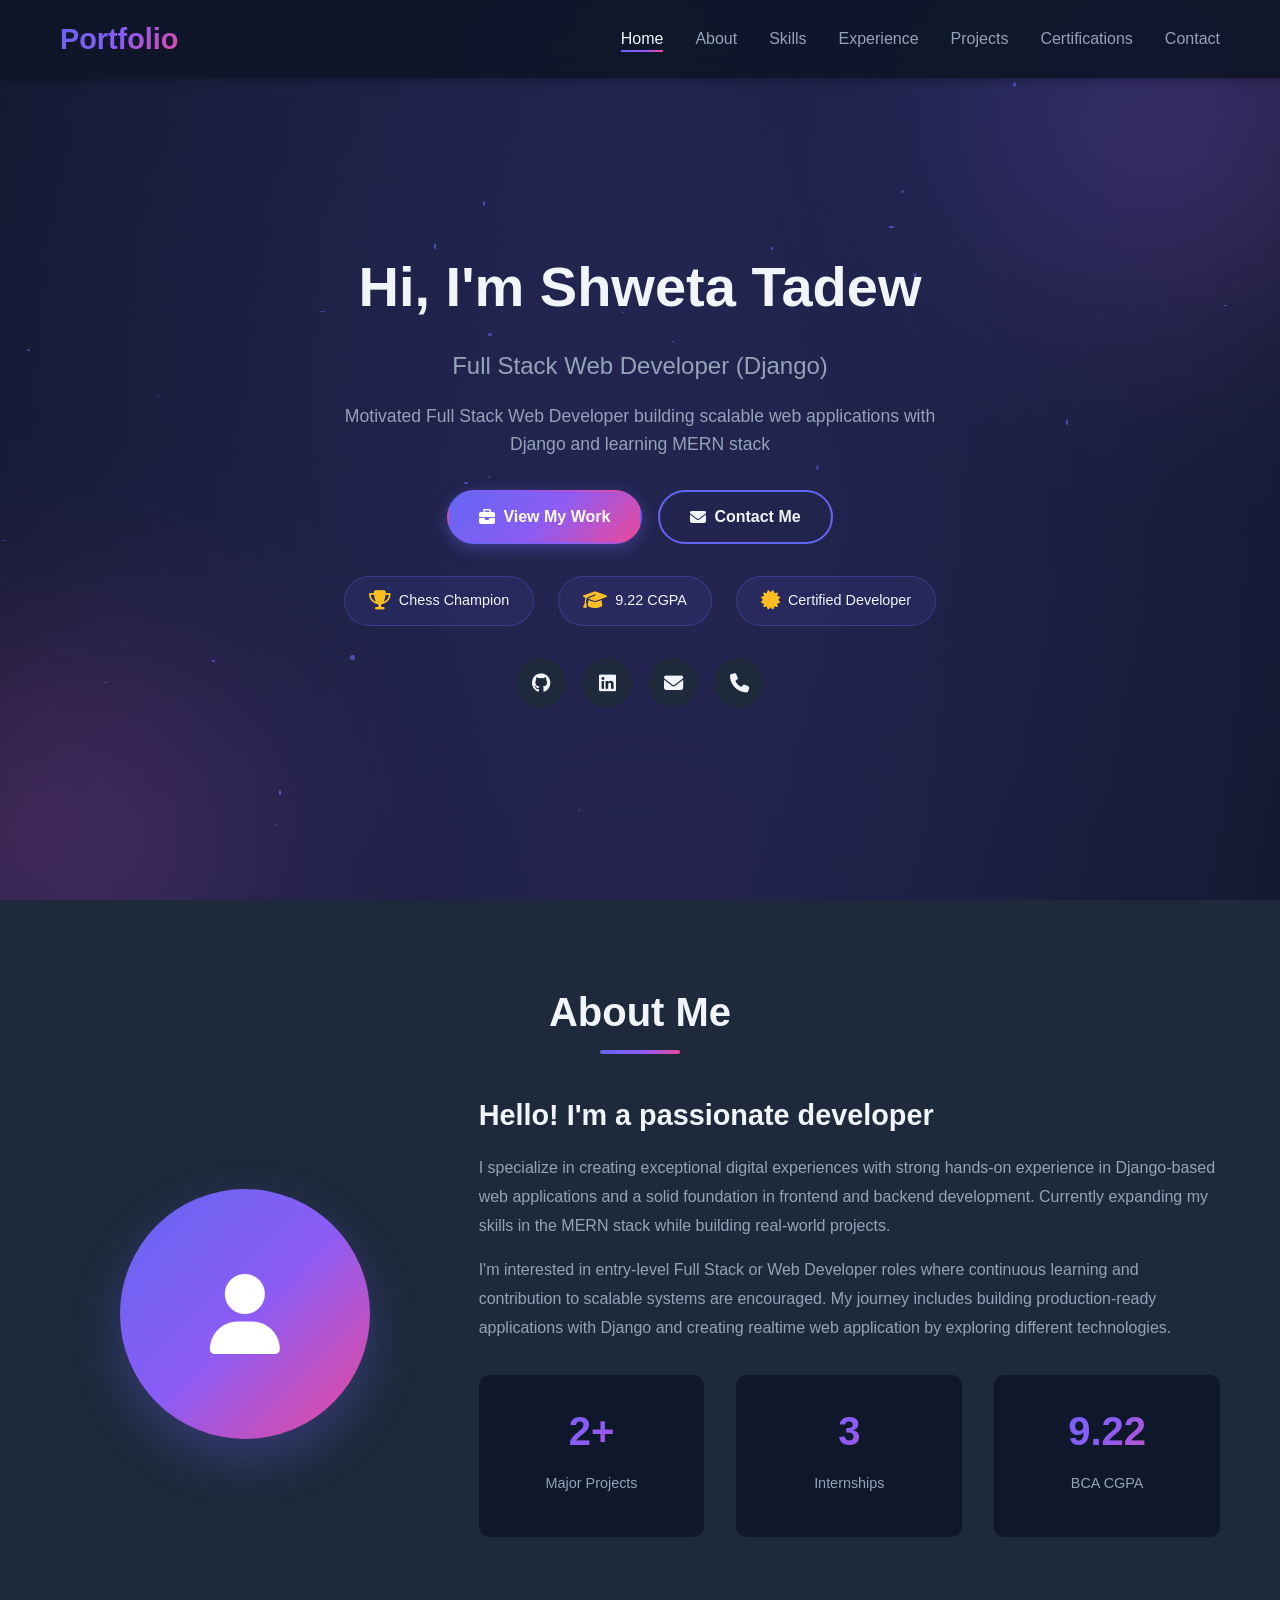
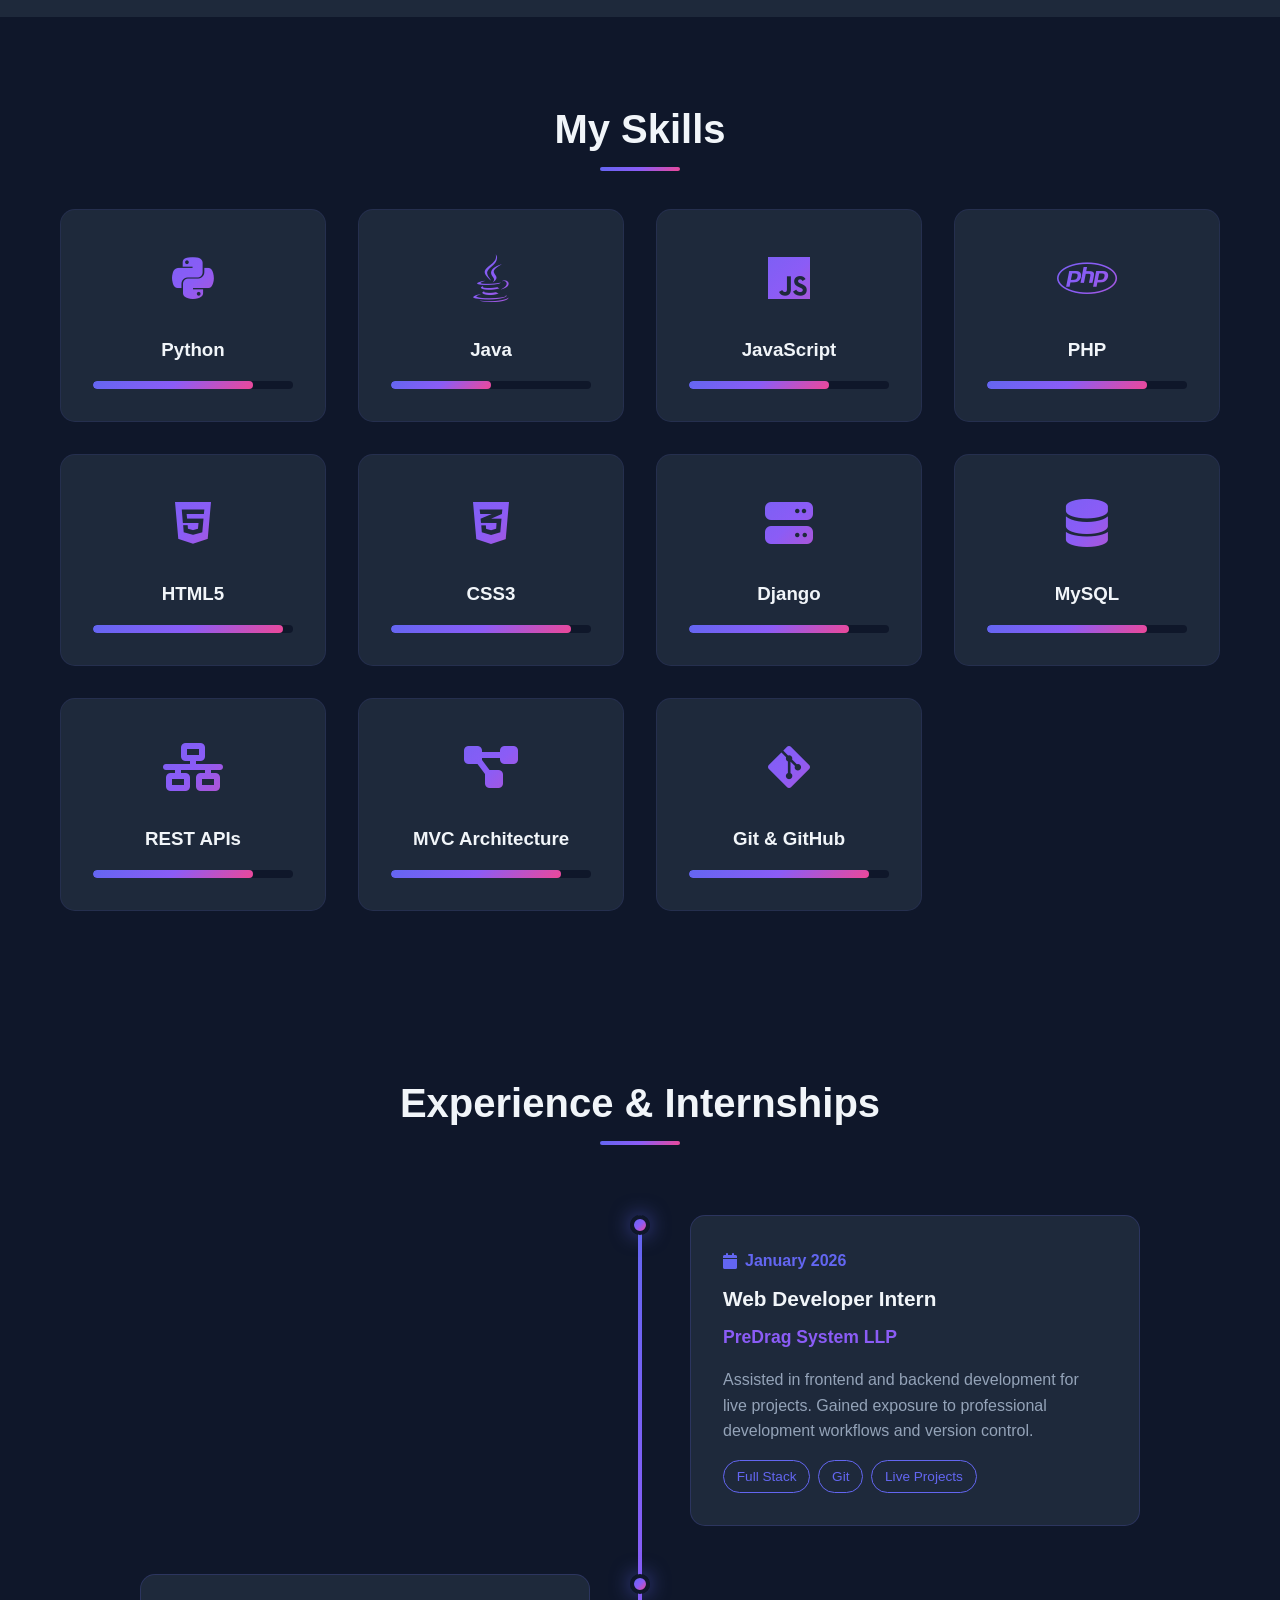
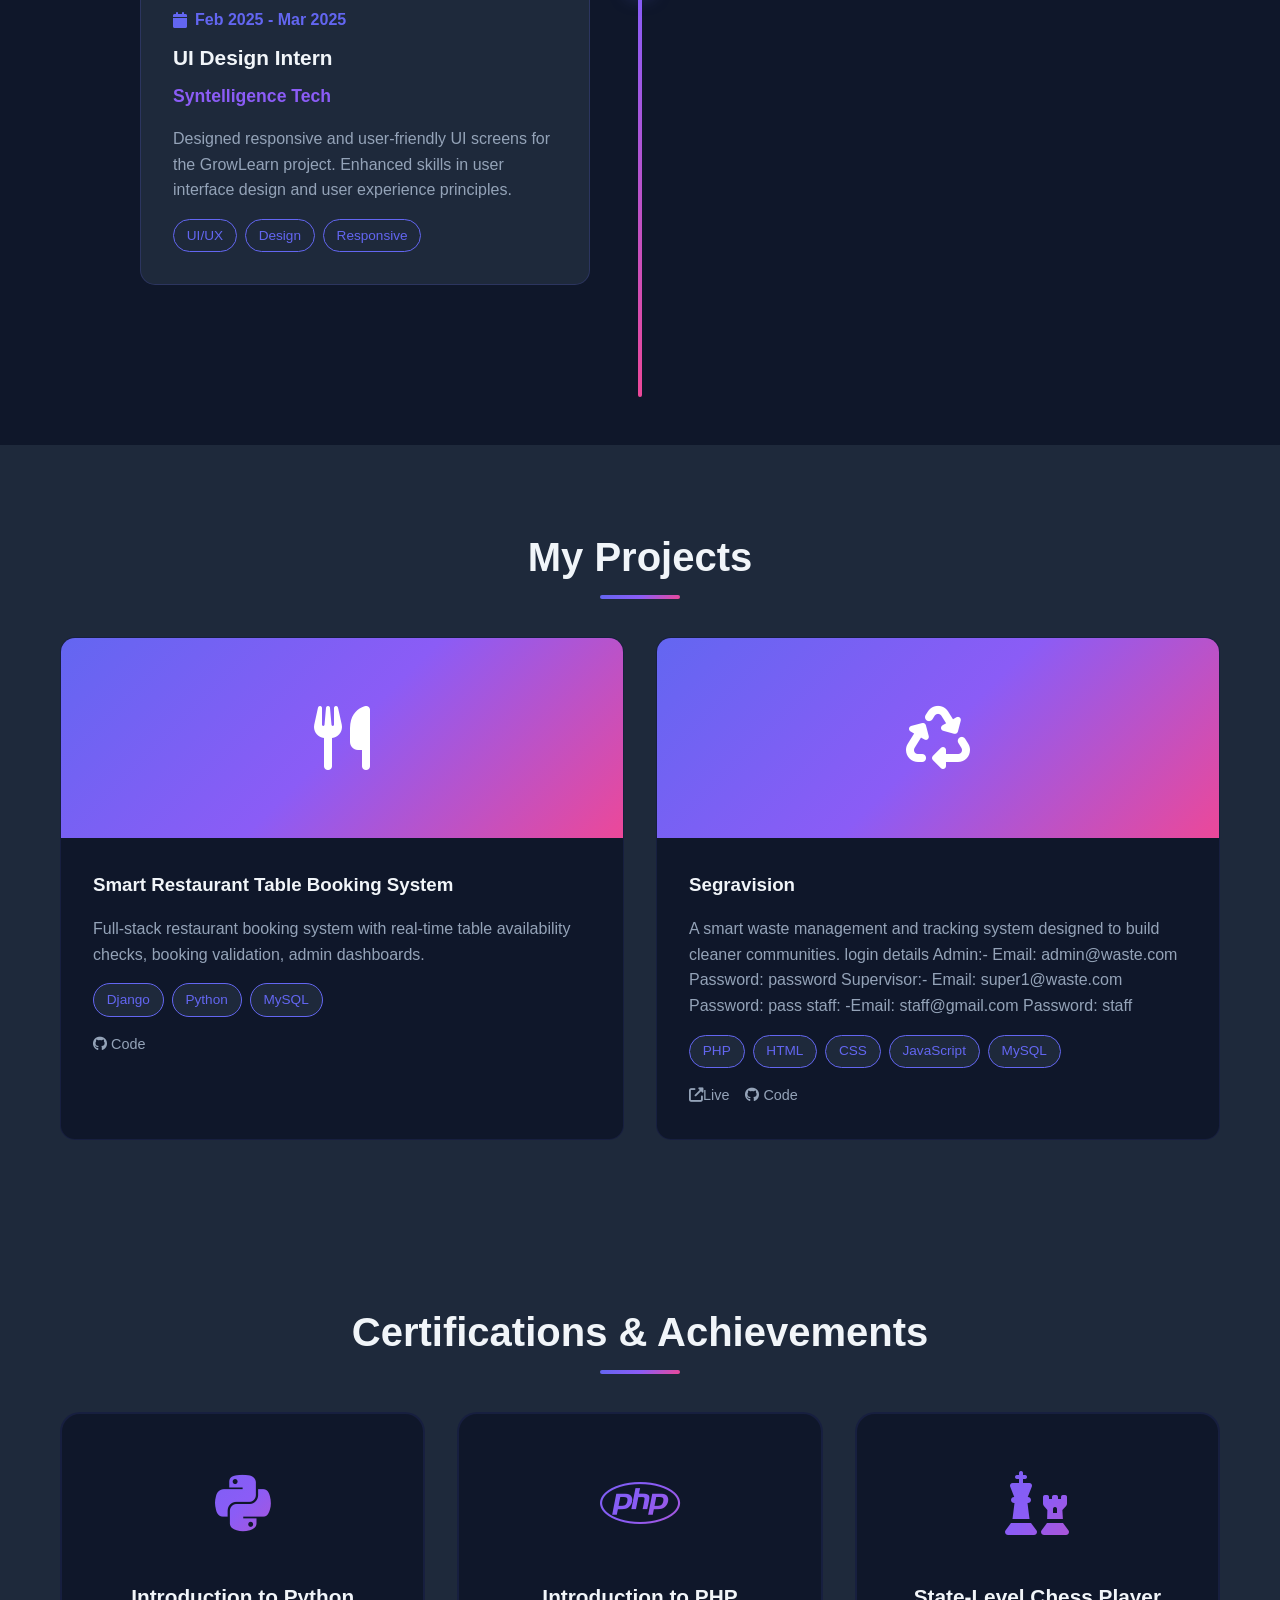
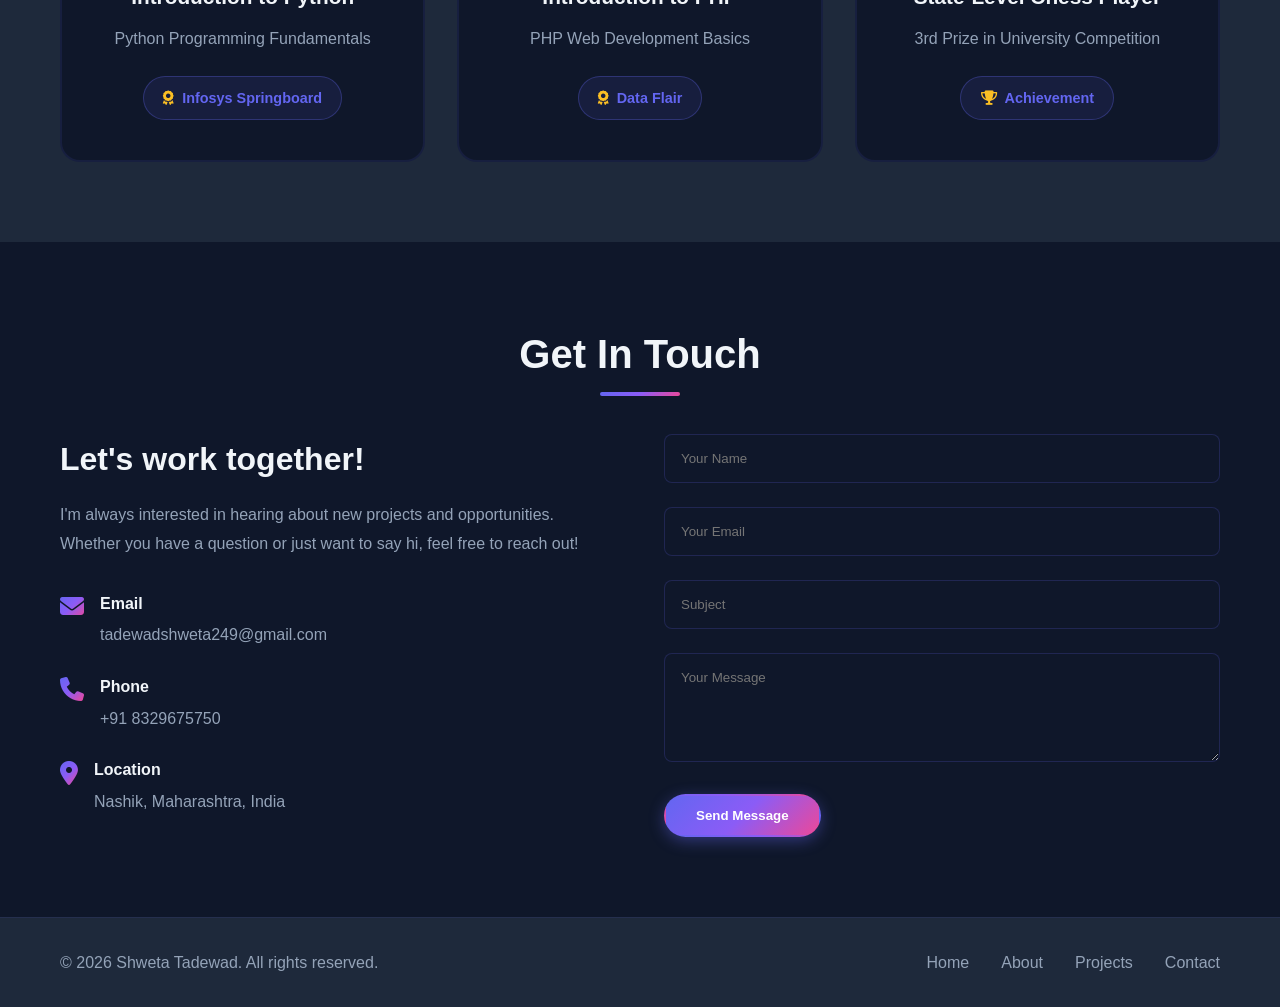
<file: index.html>
<!DOCTYPE html>
<html lang="en">
<head>
    <meta charset="UTF-8">
    <meta name="viewport" content="width=device-width, initial-scale=1.0">
    <meta name="description" content="Professional Portfolio Website">
    <title>My Portfolio</title>
    <link rel="stylesheet" href="styles.css">
    <link rel="stylesheet" href="https://cdnjs.cloudflare.com/ajax/libs/font-awesome/6.4.0/css/all.min.css">
</head>
<body>
    <!-- Navigation -->
    <nav class="navbar">
        <div class="container">
            <div class="nav-brand">
                <h2>Portfolio</h2>
            </div>
            <ul class="nav-menu">
                <li><a href="#home" class="nav-link">Home</a></li>
                <li><a href="#about" class="nav-link">About</a></li>
                <li><a href="#skills" class="nav-link">Skills</a></li>
                <li><a href="#experience" class="nav-link">Experience</a></li>
                <li><a href="#projects" class="nav-link">Projects</a></li>
                <li><a href="#certifications" class="nav-link">Certifications</a></li>
                <li><a href="#contact" class="nav-link">Contact</a></li>
            </ul>
            <div class="hamburger">
                <span class="bar"></span>
                <span class="bar"></span>
                <span class="bar"></span>
            </div>
        </div>
    </nav>

    <!-- Hero Section -->
    <section id="home" class="hero">
        <div class="particles" id="particles"></div>
        <div class="container">
            <div class="hero-content">
                <h1 class="hero-title">Hi, I'm <span class="highlight">Shweta Tadewad</span></h1>
                <p class="hero-subtitle">Full Stack Web Developer (Django)</p>
                <p class="hero-description">Motivated Full Stack Web Developer building scalable web applications with Django and learning MERN stack</p>
                <div class="hero-buttons">
                    <a href="#projects" class="btn btn-primary"><i class="fas fa-briefcase"></i> View My Work</a>
                    <a href="#contact" class="btn btn-secondary"><i class="fas fa-envelope"></i> Contact Me</a>
                </div>
                <div class="achievement-badges">
                    <div class="badge">
                        <i class="fas fa-trophy"></i>
                        <span>Chess Champion</span>
                    </div>
                    <div class="badge">
                        <i class="fas fa-graduation-cap"></i>
                        <span>9.22 CGPA</span>
                    </div>
                    <div class="badge">
                        <i class="fas fa-certificate"></i>
                        <span>Certified Developer</span>
                    </div>
                </div>
                <div class="social-links">
                    <a href="https://github.com/shweta5924" target="_blank"><i class="fab fa-github"></i></a>
                    <a href="https://linkedin.com/in/shweta-tadewad-6b4707291" target="_blank"><i class="fab fa-linkedin"></i></a>
                    <a href="mailto:tadewadshweta249@gmail.com" target="_blank"><i class="fas fa-envelope"></i></a>
                    <a href="tel:+918329675750" target="_blank"><i class="fas fa-phone"></i></a>
                </div>
            </div>
        </div>
    </section>

    <!-- About Section -->
    <section id="about" class="about">
        <div class="container">
            <h2 class="section-title">About Me</h2>
            <div class="about-content">
                <div class="about-image">
                    <div class="image-placeholder">
                        <i class="fas fa-user"></i>
                    </div>
                </div>
                <div class="about-text">
                    <h3>Hello! I'm a passionate developer</h3>
                    <p>I specialize in creating exceptional digital experiences with strong hands-on experience in Django-based web applications and a solid foundation in frontend and backend development. Currently expanding my skills in the MERN stack while building real-world projects.</p>
                    <p>I'm interested in entry-level Full Stack or Web Developer roles where continuous learning and contribution to scalable systems are encouraged. My journey includes building production-ready applications with Django and creating realtime web application by exploring different technologies.</p>
                    <div class="about-stats">
                        <div class="stat">
                            <h4>2+</h4>
                            <p>Major Projects</p>
                        </div>
                        <div class="stat">
                            <h4>3</h4>
                            <p>Internships</p>
                        </div>
                        <div class="stat">
                            <h4>9.22</h4>
                            <p>BCA CGPA</p>
                        </div>
                    </div>
                </div>
            </div>
        </div>
    </section>

    <!-- Skills Section -->
    <section id="skills" class="skills">
        <div class="container">
            <h2 class="section-title">My Skills</h2>
            <div class="skills-grid">
                <!-- Languages -->
                <div class="skill-card">
                    <div class="skill-icon">
                        <i class="fab fa-python"></i>
                    </div>
                    <h3>Python</h3>
                    <div class="skill-bar">
                        <div class="skill-progress" data-progress="80"></div>
                    </div>
                </div>
                <div class="skill-card">
                    <div class="skill-icon">
                        <i class="fab fa-java"></i>
                    </div>
                    <h3>Java</h3>
                    <div class="skill-bar">
                        <div class="skill-progress" data-progress="50"></div>
                    </div>
                </div>
                <div class="skill-card">
                    <div class="skill-icon">
                        <i class="fab fa-js"></i>
                    </div>
                    <h3>JavaScript</h3>
                    <div class="skill-bar">
                        <div class="skill-progress" data-progress="70"></div>
                    </div>
                </div>
                <div class="skill-card">
                    <div class="skill-icon">
                        <i class="fab fa-php"></i>
                    </div>
                    <h3>PHP</h3>
                    <div class="skill-bar">
                        <div class="skill-progress" data-progress="80"></div>
                    </div>
                </div>
                <!-- <div class="skill-card">
                    <div class="skill-icon">
                        <i class="fas fa-code"></i>
                    </div>
                    <h3>C/C++</h3>
                    <div class="skill-bar">
                        <div class="skill-progress" data-progress="70"></div>
                    </div>
                </div> -->
                
                <!-- Frontend -->
                <div class="skill-card">
                    <div class="skill-icon">
                        <i class="fab fa-html5"></i>
                    </div>
                    <h3>HTML5</h3>
                    <div class="skill-bar">
                        <div class="skill-progress" data-progress="95"></div>
                    </div>
                </div>
                <div class="skill-card">
                    <div class="skill-icon">
                        <i class="fab fa-css3-alt"></i>
                    </div>
                    <h3>CSS3</h3>
                    <div class="skill-bar">
                        <div class="skill-progress" data-progress="90"></div>
                    </div>
                </div>
                <!-- <div class="skill-card">
                    <div class="skill-icon">
                        <i class="fab fa-react"></i>
                    </div>
                    <h3>React.js</h3>
                    <div class="skill-bar">
                        <div class="skill-progress" data-progress="50"></div>
                    </div>
                </div> -->
                
                <!-- Backend -->
                <div class="skill-card">
                    <div class="skill-icon">
                        <i class="fas fa-server"></i>
                    </div>
                    <h3>Django</h3>
                    <div class="skill-bar">
                        <div class="skill-progress" data-progress="80"></div>
                    </div>
                </div>
                <!-- <div class="skill-card">
                    <div class="skill-icon">
                        <i class="fab fa-node"></i>
                    </div>
                    <h3>Node.js</h3>
                    <div class="skill-bar">
                        <div class="skill-progress" data-progress="50"></div>
                    </div>
                </div> -->
                <!-- <div class="skill-card">
                    <div class="skill-icon">
                        <i class="fas fa-route"></i>
                    </div>
                    <h3>Express.js</h3>
                    <div class="skill-bar">
                        <div class="skill-progress" data-progress="50"></div>
                    </div>
                </div> -->
                
                <!-- Databases -->
                <div class="skill-card">
                    <div class="skill-icon">
                        <i class="fas fa-database"></i>
                    </div>
                    <h3>MySQL</h3>
                    <div class="skill-bar">
                        <div class="skill-progress" data-progress="80"></div>
                    </div>
                </div>
                <!-- <div class="skill-card">
                    <div class="skill-icon">
                        <i class="fas fa-leaf"></i>
                    </div>
                    <h3>MongoDB</h3>
                    <div class="skill-bar">
                        <div class="skill-progress" data-progress="50"></div>
                    </div>
                </div> -->
                
                <!-- Concepts & Tools -->
                <div class="skill-card">
                    <div class="skill-icon">
                        <i class="fas fa-network-wired"></i>
                    </div>
                    <h3>REST APIs</h3>
                    <div class="skill-bar">
                        <div class="skill-progress" data-progress="80"></div>
                    </div>
                </div>
                <div class="skill-card">
                    <div class="skill-icon">
                        <i class="fas fa-project-diagram"></i>
                    </div>
                    <h3>MVC Architecture</h3>
                    <div class="skill-bar">
                        <div class="skill-progress" data-progress="85"></div>
                    </div>
                </div>
                <div class="skill-card">
                    <div class="skill-icon">
                        <i class="fab fa-git-alt"></i>
                    </div>
                    <h3>Git & GitHub</h3>
                    <div class="skill-bar">
                        <div class="skill-progress" data-progress="90"></div>
                    </div>
                    
                </div>
            </div>
        </div>
    </section>

    <!-- Experience Section -->
    <section id="experience" class="experience">
        <div class="container">
            <h2 class="section-title">Experience & Internships</h2>
            <div class="timeline">
                <div class="timeline-item" data-aos="fade-right">
                    <div class="timeline-dot"></div>
                    <div class="timeline-content">
                        <div class="timeline-date">
                            <i class="fas fa-calendar"></i> January 2026
                        </div>
                        <h3>Web Developer Intern</h3>
                        <h4>PreDrag System LLP</h4>
                        <p>Assisted in frontend and backend development for live projects. Gained exposure to professional development workflows and version control.</p>
                        <div class="timeline-tags">
                            <span class="tag">Full Stack</span>
                            <span class="tag">Git</span>
                            <span class="tag">Live Projects</span>
                        </div>
                    </div>
                </div>
                <!-- <div class="timeline-item" data-aos="fade-left">
                    <div class="timeline-dot"></div>
                    <div class="timeline-content">
                        <div class="timeline-date">
                            <i class="fas fa-calendar"></i> Jul 2025 - Sep 2025
                        </div>
                        <h3>Web Development Intern</h3>
                        <h4>Zidio Development</h4>
                        <p>Worked on MERN-based learning projects including an Excel analytics application. Improved understanding of full-stack architecture and debugging techniques.</p>
                        <div class="timeline-tags">
                            <span class="tag">MERN Stack</span>
                            <span class="tag">React.js</span>
                            <span class="tag">MongoDB</span>
                        </div>
                    </div>
                </div> -->
                <div class="timeline-item" data-aos="fade-right">
                    <div class="timeline-dot"></div>
                    <div class="timeline-content">
                        <div class="timeline-date">
                            <i class="fas fa-calendar"></i> Feb 2025 - Mar 2025
                        </div>
                        <h3>UI Design Intern</h3>
                        <h4>Syntelligence Tech</h4>
                        <p>Designed responsive and user-friendly UI screens for the GrowLearn project. Enhanced skills in user interface design and user experience principles.</p>
                        <div class="timeline-tags">
                            <span class="tag">UI/UX</span>
                            <span class="tag">Design</span>
                            <span class="tag">Responsive</span>
                        </div>
                    </div>
                </div>
            </div>
        </div>
    </section>

    <!-- Projects Section -->
    <section id="projects" class="projects">
        <div class="container">
            <h2 class="section-title">My Projects</h2>
            <div class="projects-grid">
                <div class="project-card">
                    <div class="project-image">
                        <i class="fas fa-utensils"></i>
                    </div>
                    <div class="project-content">
                        <h3>Smart Restaurant Table Booking System</h3>
                        <p>Full-stack restaurant booking system with real-time table availability checks, booking validation, admin dashboards.</p>
                        <div class="project-tags">
                            <span class="tag">Django</span>
                            <span class="tag">Python</span>
                            <span class="tag">MySQL</span>
                            <!-- <span class="tag">AI</span> -->
                        </div>
                        <div class="project-links">
                            <!-- <a href="#" class="project-link"><i class="fas fa-external-link-alt"></i> Live Demo</a> -->
                            <a href="https://github.com/Shweta5924/restaurant_booking" class="project-link"><i class="fab fa-github"></i> Code</a>
                        </div>
                    </div>
                </div>
                <!-- <div class="project-card">
                    <div class="project-image">
                        <i class="fas fa-file-alt"></i>
                    </div>
                    <div class="project-content">
                        <h3>AI Resume Gap Analyzer</h3>
                        <p>AI-driven web application to evaluate resumes against job roles, generating skill-gap analysis and personalized learning recommendations.</p>
                        <div class="project-tags">
                            <span class="tag">Python</span>
                            <span class="tag">AI/ML</span>
                            <span class="tag">Django</span>
                        </div>
                        <div class="project-links">
                            <a href="#" class="project-link"><i class="fas fa-external-link-alt"></i> Live Demo</a>
                            <a href="https://github.com/Shweta5924" class="project-link"><i class="fab fa-github"></i> Code</a>
                        </div>
                    </div>
                </div> -->
                <!-- <div class="project-card">
                    <div class="project-image">
                        <i class="fas fa-chart-bar"></i>
                    </div>
                    <div class="project-content">
                        <h3>Excel Analytics Web Application</h3>
                        <p>MERN-based application to upload Excel files and visualize data with Pie, Line, and Bar charts. Learning project strengthening React and API integration skills.</p>
                        <div class="project-tags">
                            <span class="tag">React.js</span>
                            <span class="tag">Node.js</span>
                            <span class="tag">MongoDB</span>
                            <span class="tag">Express</span>
                        </div>
                        <div class="project-links">
                            
                            <a href="https://github.com/Shweta5924/excel-analytical-platform" class="project-link"><i class="fab fa-github"></i> Code</a>
                        </div>
                    </div>
                </div> -->
                <div class="project-card">
                    <div class="project-image">
                        <i class="fas fa-recycle"></i>
                    </div>
                    <div class="project-content">
                        <h3>Segravision</h3>
                        <p>A smart waste management and tracking system designed to build cleaner communities.
                        login details Admin:- Email: admin@waste.com Password: password 
Supervisor:- Email: super1@waste.com Password: pass 
                        staff: -Email: staff@gmail.com Password: staff </p>
                        <div class="project-tags">
                            <span class="tag">PHP</span>
                            <span class="tag">HTML</span>
                            <span class="tag">CSS</span>
                            <span class="tag">JavaScript</span>
                            <span class="tag">MySQL</span>
                        </div>
                        <div class="project-links">
                            <a href="https://segravision.gt.tc" class="project-link" target="_blank"><i class="fas fa-external-link-alt"></i>Live</a>
                            <a href="https://github.com/Shweta5924/waste-management-system" class="project-link" target="_blank"><i class="fab fa-github"></i> Code</a>
                        </div>
                    </div>
                </div>
            </div>
        </div>
    </section>

    <!-- Certifications Section -->
    <section id="certifications" class="certifications">
        <div class="container">
            <h2 class="section-title">Certifications & Achievements</h2>
            <div class="cert-grid">
                <!-- <div class="cert-card" data-aos="zoom-in">
                    <div class="cert-icon">
                        <i class="fab fa-java"></i>
                    </div>
                    <h3>Java Mastery</h3>
                    <p>Beginner's Guide & Full-Stack AI Projects</p>
                    <div class="cert-provider">
                        <i class="fas fa-award"></i> Udemy
                    </div>
                </div> -->
                <div class="cert-card" data-aos="zoom-in" data-aos-delay="100">
                    <div class="cert-icon">
                        <i class="fab fa-python"></i>
                    </div>
                    <h3>Introduction to Python</h3>
                    <p>Python Programming Fundamentals</p>
                    <div class="cert-provider">
                        <i class="fas fa-award"></i> Infosys Springboard
                    </div>
                </div>
                <div class="cert-card" data-aos="zoom-in" data-aos-delay="200">
                    <div class="cert-icon">
                        <i class="fab fa-php"></i>
                    </div>
                    <h3>Introduction to PHP</h3>
                    <p>PHP Web Development Basics</p>
                    <div class="cert-provider">
                        <i class="fas fa-award"></i> Data Flair
                    </div>
                </div>
                <div class="cert-card" data-aos="zoom-in" data-aos-delay="300">
                    <div class="cert-icon">
                        <i class="fas fa-chess"></i>
                    </div>
                    <h3>State-Level Chess Player</h3>
                    <p>3rd Prize in University Competition</p>
                    <div class="cert-provider">
                        <i class="fas fa-trophy"></i> Achievement
                    </div>
                </div>
            </div>
        </div>
    </section>

    <!-- Contact Section -->
    <section id="contact" class="contact">
        <div class="container">
            <h2 class="section-title">Get In Touch</h2>
            <div class="contact-content">
                <div class="contact-info">
                    <h3>Let's work together!</h3>
                    <p>I'm always interested in hearing about new projects and opportunities. Whether you have a question or just want to say hi, feel free to reach out!</p>
                    <div class="contact-details">
                        <div class="contact-item">
                            <i class="fas fa-envelope"></i>
                            <div>
                                <h4>Email</h4>
                                <p>tadewadshweta249@gmail.com</p>
                            </div>
                        </div>
                        <div class="contact-item">
                            <i class="fas fa-phone"></i>
                            <div>
                                <h4>Phone</h4>
                                <p>+91 8329675750</p>
                            </div>
                        </div>
                        <div class="contact-item">
                            <i class="fas fa-map-marker-alt"></i>
                            <div>
                                <h4>Location</h4>
                                <p>Nashik, Maharashtra, India</p>
                            </div>
                        </div>
                    </div>
                </div>
                <!-- <form class="contact-form">
                    <div class="form-group">
                        <input type="text" id="name" placeholder="Your Name" required>
                    </div>
                    <div class="form-group">
                        <input type="email" id="email" placeholder="Your Email" required>
                    </div>
                    <div class="form-group">
                        <input type="text" id="subject" placeholder="Subject" required>
                    </div>
                    <div class="form-group">
                        <textarea id="message" rows="5" placeholder="Your Message" required></textarea>
                    </div>
                    <button type="submit" class="btn btn-primary">Send Message</button>
                </form> -->


                <form action="https://api.web3forms.com/submit" method="POST">

    <input type="hidden" name="access_key" value="e2f1e244-1936-44fa-abb0-f92765147720">

    <div class="form-group">
        <input type="text" name="name" placeholder="Your Name" required>
    </div>

    <div class="form-group">
        <input type="email" name="email" placeholder="Your Email" required>
    </div>

    <div class="form-group">
        <input type="text" name="subject" placeholder="Subject" required>
    </div>

    <div class="form-group">
        <textarea name="message" rows="5" placeholder="Your Message" required></textarea>
    </div>

    <button type="submit" class="btn btn-primary">
        Send Message
    </button>

</form>


            </div>
        </div>
    </section>

    <!-- Footer -->
    <footer class="footer">
        <div class="container">
            <div class="footer-content">
                <p>&copy; 2026 Shweta Tadewad. All rights reserved.</p>
                <div class="footer-links">
                    <a href="#home">Home</a>
                    <a href="#about">About</a>
                    <a href="#projects">Projects</a>
                    <a href="#contact">Contact</a>
                </div>
            </div>
        </div>
    </footer>

    <script src="script.js"></script>
</body>
</html>
</file>
<file: styles.css>
/* Reset & Base Styles */
* {
    margin: 0;
    padding: 0;
    box-sizing: border-box;
}

:root {
    --primary-color: #6366f1;
    --secondary-color: #8b5cf6;
    --accent-color: #ec4899;
    --success-color: #10b981;
    --dark-bg: #0f172a;
    --light-bg: #1e293b;
    --card-bg: #1e293b;
    --text-primary: #f1f5f9;
    --text-secondary: #94a3b8;
    --gradient: linear-gradient(135deg, #6366f1, #8b5cf6, #ec4899);
    --gradient-hover: linear-gradient(135deg, #7c3aed, #a855f7, #f472b6);
}

html {
    scroll-behavior: smooth;
}

body {
    font-family: 'Segoe UI', Tahoma, Geneva, Verdana, sans-serif;
    background-color: var(--dark-bg);
    color: var(--text-primary);
    line-height: 1.6;
    overflow-x: hidden;
}

.container {
    max-width: 1200px;
    margin: 0 auto;
    padding: 0 20px;
}

/* Navigation */
.navbar {
    position: fixed;
    top: 0;
    width: 100%;
    background: rgba(15, 23, 42, 0.95);
    backdrop-filter: blur(10px);
    z-index: 1000;
    padding: 1rem 0;
    box-shadow: 0 2px 10px rgba(0, 0, 0, 0.3);
}

.navbar .container {
    display: flex;
    justify-content: space-between;
    align-items: center;
}

.nav-brand h2 {
    background: var(--gradient);
    -webkit-background-clip: text;
    -webkit-text-fill-color: transparent;
    background-clip: text;
    font-size: 1.8rem;
}

.nav-menu {
    display: flex;
    list-style: none;
    gap: 2rem;
}

.nav-link {
    color: var(--text-secondary);
    text-decoration: none;
    font-weight: 500;
    transition: color 0.3s ease;
    position: relative;
}

.nav-link::after {
    content: '';
    position: absolute;
    bottom: -5px;
    left: 0;
    width: 0;
    height: 2px;
    background: var(--gradient);
    transition: width 0.3s ease;
}

.nav-link:hover {
    color: var(--text-primary);
}

.nav-link:hover::after {
    width: 100%;
}

.hamburger {
    display: none;
    flex-direction: column;
    cursor: pointer;
    gap: 5px;
}

.bar {
    width: 25px;
    height: 3px;
    background: var(--text-primary);
    transition: all 0.3s ease;
}

/* Hero Section */
.hero {
    min-height: 100vh;
    display: flex;
    align-items: center;
    justify-content: center;
    padding: 100px 0 50px;
    position: relative;
    overflow: hidden;
    background: radial-gradient(ellipse at top, rgba(99, 102, 241, 0.15), transparent),
                radial-gradient(ellipse at bottom, rgba(139, 92, 246, 0.15), transparent);
}

/* Particles Background */
.particles {
    position: absolute;
    top: 0;
    left: 0;
    width: 100%;
    height: 100%;
    overflow: hidden;
    z-index: 0;
}

.particles::before,
.particles::after {
    content: '';
    position: absolute;
    width: 400px;
    height: 400px;
    border-radius: 50%;
    filter: blur(120px);
    opacity: 0.3;
    animation: float 8s ease-in-out infinite;
}

.particles::before {
    background: var(--gradient);
    top: -100px;
    right: -100px;
}

.particles::after {
    background: linear-gradient(135deg, #ec4899, #8b5cf6);
    bottom: -150px;
    left: -150px;
    animation-delay: -4s;
}

@keyframes float {
    0%, 100% { transform: translateY(0) rotate(0deg); }
    50% { transform: translateY(-30px) rotate(5deg); }
}

.hero-content {
    text-align: center;
    position: relative;
    z-index: 1;
}

.hero-title {
    font-size: 3.5rem;
    font-weight: 700;
    margin-bottom: 1rem;
    animation: fadeInUp 1s ease;
}

.highlight {
    background: var(--gradient);
    -webkit-background-clip: text;
    -webkit-text-fill-color: transparent;
    background-clip: text;
}

.hero-subtitle {
    font-size: 1.5rem;
    color: var(--text-secondary);
    margin-bottom: 1rem;
    animation: fadeInUp 1s ease 0.2s both;
}

.hero-description {
    font-size: 1.1rem;
    color: var(--text-secondary);
    max-width: 600px;
    margin: 0 auto 2rem;
    animation: fadeInUp 1s ease 0.4s both;
}

@keyframes fadeInUp {
    from {
        opacity: 0;
        transform: translateY(30px);
    }
    to {
        opacity: 1;
        transform: translateY(0);
    }
}

.hero-buttons {
    display: flex;
    gap: 1rem;
    justify-content: center;
    margin-bottom: 2rem;
    animation: fadeInUp 1s ease 0.6s both;
}

.btn {
    padding: 12px 30px;
    border-radius: 50px;
    text-decoration: none;
    font-weight: 600;
    transition: all 0.3s ease;
    display: inline-flex;
    align-items: center;
    gap: 8px;
    position: relative;
    overflow: hidden;
}

.btn::before {
    content: '';
    position: absolute;
    top: 0;
    left: -100%;
    width: 100%;
    height: 100%;
    background: linear-gradient(90deg, transparent, rgba(255, 255, 255, 0.2), transparent);
    transition: left 0.5s ease;
}

.btn:hover::before {
    left: 100%;
}

.btn-primary {
    background: var(--gradient);
    color: white;
    border: 2px solid transparent;
    box-shadow: 0 4px 15px rgba(99, 102, 241, 0.4);
}

.btn-primary:hover {
    transform: translateY(-3px);
    box-shadow: 0 10px 30px rgba(99, 102, 241, 0.6);
    background: var(--gradient-hover);
}

.btn-secondary {
    background: transparent;
    color: var(--text-primary);
    border: 2px solid var(--primary-color);
}

.btn-secondary:hover {
    background: var(--primary-color);
    transform: translateY(-3px);
    box-shadow: 0 10px 25px rgba(99, 102, 241, 0.4);
}

.social-links {
    display: flex;
    gap: 1rem;
    justify-content: center;
    animation: fadeInUp 1s ease 0.8s both;
}

.social-links a {
    width: 50px;
    height: 50px;
    border-radius: 50%;
    background: var(--light-bg);
    display: flex;
    align-items: center;
    justify-content: center;
    color: var(--text-primary);
    font-size: 1.2rem;
    text-decoration: none;
    transition: all 0.3s ease;
}

.social-links a:hover {
    background: var(--gradient);
    transform: translateY(-5px) rotate(5deg);
    box-shadow: 0 10px 25px rgba(99, 102, 241, 0.4);
}

/* Achievement Badges */
.achievement-badges {
    display: flex;
    gap: 1.5rem;
    justify-content: center;
    margin: 2rem 0;
    flex-wrap: wrap;
    animation: fadeInUp 1s ease 1s both;
}

.badge {
    display: flex;
    align-items: center;
    gap: 0.5rem;
    padding: 0.8rem 1.5rem;
    background: rgba(99, 102, 241, 0.1);
    border: 1px solid rgba(99, 102, 241, 0.3);
    border-radius: 25px;
    color: var(--text-primary);
    font-size: 0.9rem;
    transition: all 0.3s ease;
}

.badge i {
    color: #fbbf24;
    font-size: 1.2rem;
}

.badge:hover {
    background: rgba(99, 102, 241, 0.2);
    border-color: var(--primary-color);
    transform: translateY(-3px);
}

/* Section Styles */
section {
    padding: 80px 0;
}

.section-title {
    font-size: 2.5rem;
    text-align: center;
    margin-bottom: 3rem;
    position: relative;
    display: inline-block;
    width: 100%;
}

.section-title::after {
    content: '';
    position: absolute;
    bottom: -10px;
    left: 50%;
    transform: translateX(-50%);
    width: 80px;
    height: 4px;
    background: var(--gradient);
    border-radius: 2px;
}

/* About Section */
.about {
    background: var(--light-bg);
}

.about-content {
    display: grid;
    grid-template-columns: 1fr 2fr;
    gap: 3rem;
    align-items: center;
}

.about-image {
    display: flex;
    justify-content: center;
}

.image-placeholder {
    width: 250px;
    height: 250px;
    border-radius: 50%;
    background: var(--gradient);
    display: flex;
    align-items: center;
    justify-content: center;
    font-size: 5rem;
    color: white;
    box-shadow: 0 20px 50px rgba(99, 102, 241, 0.3);
}

.about-text h3 {
    font-size: 1.8rem;
    margin-bottom: 1rem;
    color: var(--text-primary);
}

.about-text p {
    color: var(--text-secondary);
    margin-bottom: 1rem;
    line-height: 1.8;
}

.about-stats {
    display: grid;
    grid-template-columns: repeat(3, 1fr);
    gap: 2rem;
    margin-top: 2rem;
}

.stat {
    text-align: center;
    padding: 1.5rem;
    background: var(--dark-bg);
    border-radius: 10px;
    transition: transform 0.3s ease;
}

.stat:hover {
    transform: translateY(-5px);
}

.stat h4 {
    font-size: 2.5rem;
    background: var(--gradient);
    -webkit-background-clip: text;
    -webkit-text-fill-color: transparent;
    background-clip: text;
    margin-bottom: 0.5rem;
}

.stat p {
    color: var(--text-secondary);
    font-size: 0.9rem;
}

/* Skills Section */
.skills-grid {
    display: grid;
    grid-template-columns: repeat(auto-fit, minmax(250px, 1fr));
    gap: 2rem;
}

.skill-card {
    background: var(--light-bg);
    padding: 2rem;
    border-radius: 15px;
    text-align: center;
    transition: all 0.3s ease;
    border: 1px solid rgba(99, 102, 241, 0.1);
}

.skill-card:hover {
    transform: translateY(-10px);
    border-color: var(--primary-color);
    box-shadow: 0 20px 40px rgba(99, 102, 241, 0.2);
}

.skill-icon {
    font-size: 3rem;
    background: var(--gradient);
    -webkit-background-clip: text;
    -webkit-text-fill-color: transparent;
    background-clip: text;
    margin-bottom: 1rem;
}

.skill-card h3 {
    margin-bottom: 1rem;
    color: var(--text-primary);
}

.skill-bar {
    background: var(--dark-bg);
    height: 8px;
    border-radius: 10px;
    overflow: hidden;
    margin-top: 1rem;
}

.skill-progress {
    height: 100%;
    background: var(--gradient);
    border-radius: 10px;
    width: 0;
    transition: width 1.5s ease;
}

/* Projects Section */
.projects {
    background: var(--light-bg);
}

.projects-grid {
    display: grid;
    grid-template-columns: repeat(auto-fit, minmax(300px, 1fr));
    gap: 2rem;
}

.project-card {
    background: var(--dark-bg);
    border-radius: 15px;
    overflow: hidden;
    transition: all 0.3s ease;
    border: 1px solid rgba(99, 102, 241, 0.1);
}

.project-card:hover {
    transform: translateY(-10px);
    box-shadow: 0 20px 40px rgba(99, 102, 241, 0.3);
    border-color: var(--primary-color);
}

.project-image {
    height: 200px;
    background: var(--gradient);
    display: flex;
    align-items: center;
    justify-content: center;
    font-size: 4rem;
    color: white;
}

.project-content {
    padding: 2rem;
}

.project-content h3 {
    margin-bottom: 1rem;
    color: var(--text-primary);
}

.project-content p {
    color: var(--text-secondary);
    margin-bottom: 1rem;
    line-height: 1.6;
}

.project-tags {
    display: flex;
    flex-wrap: wrap;
    gap: 0.5rem;
    margin-bottom: 1rem;
}

.tag {
    background: var(--light-bg);
    color: var(--primary-color);
    padding: 0.3rem 0.8rem;
    border-radius: 20px;
    font-size: 0.85rem;
    border: 1px solid var(--primary-color);
}

.project-links {
    display: flex;
    gap: 1rem;
}

.project-link {
    color: var(--text-secondary);
    text-decoration: none;
    font-size: 0.9rem;
    transition: color 0.3s ease;
}

.project-link:hover {
    color: var(--primary-color);
}

/* Experience Section */
.experience {
    background: var(--dark-bg);
}

.timeline {
    position: relative;
    max-width: 1000px;
    margin: 0 auto;
    padding: 2rem 0;
}

.timeline::before {
    content: '';
    position: absolute;
    left: 50%;
    transform: translateX(-50%);
    width: 4px;
    height: 100%;
    background: linear-gradient(180deg, var(--primary-color), var(--secondary-color), var(--accent-color));
    border-radius: 2px;
}

.timeline-item {
    position: relative;
    margin-bottom: 3rem;
    width: 100%;
    display: flex;
    justify-content: flex-end;
}

.timeline-item:nth-child(even) {
    justify-content: flex-start;
}

.timeline-dot {
    position: absolute;
    left: 50%;
    transform: translateX(-50%);
    width: 20px;
    height: 20px;
    background: var(--gradient);
    border-radius: 50%;
    border: 4px solid var(--dark-bg);
    z-index: 1;
    box-shadow: 0 0 20px rgba(99, 102, 241, 0.6);
    animation: pulse 2s ease-in-out infinite;
}

@keyframes pulse {
    0%, 100% { box-shadow: 0 0 20px rgba(99, 102, 241, 0.6); }
    50% { box-shadow: 0 0 30px rgba(99, 102, 241, 0.9); }
}

.timeline-content {
    width: 45%;
    background: var(--light-bg);
    padding: 2rem;
    border-radius: 15px;
    border: 1px solid rgba(99, 102, 241, 0.2);
    transition: all 0.3s ease;
    position: relative;
}

.timeline-item:nth-child(even) .timeline-content {
    text-align: left;
}

.timeline-content:hover {
    transform: translateY(-10px);
    border-color: var(--primary-color);
    box-shadow: 0 20px 40px rgba(99, 102, 241, 0.3);
}

.timeline-date {
    color: var(--primary-color);
    font-weight: 600;
    margin-bottom: 0.5rem;
    display: flex;
    align-items: center;
    gap: 0.5rem;
}

.timeline-content h3 {
    color: var(--text-primary);
    font-size: 1.3rem;
    margin-bottom: 0.5rem;
}

.timeline-content h4 {
    color: var(--secondary-color);
    font-size: 1.1rem;
    margin-bottom: 1rem;
}

.timeline-content p {
    color: var(--text-secondary);
    line-height: 1.6;
    margin-bottom: 1rem;
}

.timeline-tags {
    display: flex;
    flex-wrap: wrap;
    gap: 0.5rem;
}

/* Certifications Section */
.certifications {
    background: var(--light-bg);
}

.cert-grid {
    display: grid;
    grid-template-columns: repeat(auto-fit, minmax(280px, 1fr));
    gap: 2rem;
}

.cert-card {
    background: var(--dark-bg);
    padding: 2.5rem;
    border-radius: 20px;
    text-align: center;
    border: 2px solid rgba(99, 102, 241, 0.1);
    transition: all 0.4s ease;
    position: relative;
    overflow: hidden;
}

.cert-card::before {
    content: '';
    position: absolute;
    top: -50%;
    left: -50%;
    width: 200%;
    height: 200%;
    background: radial-gradient(circle, rgba(99, 102, 241, 0.1), transparent);
    transition: all 0.6s ease;
    opacity: 0;
}

.cert-card:hover::before {
    opacity: 1;
    top: -25%;
    left: -25%;
}

.cert-card:hover {
    transform: translateY(-15px) scale(1.02);
    border-color: var(--primary-color);
    box-shadow: 0 25px 50px rgba(99, 102, 241, 0.4);
}

.cert-icon {
    font-size: 4rem;
    background: var(--gradient);
    -webkit-background-clip: text;
    -webkit-text-fill-color: transparent;
    background-clip: text;
    margin-bottom: 1.5rem;
    animation: iconBounce 2s ease-in-out infinite;
}

@keyframes iconBounce {
    0%, 100% { transform: translateY(0); }
    50% { transform: translateY(-10px); }
}

.cert-card h3 {
    color: var(--text-primary);
    font-size: 1.3rem;
    margin-bottom: 0.8rem;
}

.cert-card p {
    color: var(--text-secondary);
    margin-bottom: 1.5rem;
    line-height: 1.6;
}

.cert-provider {
    display: inline-flex;
    align-items: center;
    gap: 0.5rem;
    padding: 0.6rem 1.2rem;
    background: rgba(99, 102, 241, 0.1);
    border: 1px solid rgba(99, 102, 241, 0.3);
    border-radius: 25px;
    color: var(--primary-color);
    font-weight: 600;
    font-size: 0.9rem;
}

.cert-provider i {
    color: #fbbf24;
}

/* Contact Section */
.contact-content {
    display: grid;
    grid-template-columns: 1fr 1fr;
    gap: 3rem;
}

.contact-info h3 {
    font-size: 2rem;
    margin-bottom: 1rem;
}

.contact-info p {
    color: var(--text-secondary);
    margin-bottom: 2rem;
    line-height: 1.8;
}

.contact-details {
    display: flex;
    flex-direction: column;
    gap: 1.5rem;
}

.contact-item {
    display: flex;
    gap: 1rem;
    align-items: flex-start;
}

.contact-item i {
    font-size: 1.5rem;
    background: var(--gradient);
    -webkit-background-clip: text;
    -webkit-text-fill-color: transparent;
    background-clip: text;
    margin-top: 0.2rem;
}

.contact-item h4 {
    color: var(--text-primary);
    margin-bottom: 0.3rem;
}

.contact-item p {
    color: var(--text-secondary);
    margin: 0;
}

.contact-form {
    background: var(--light-bg);
    padding: 2rem;
    border-radius: 15px;
}

.form-group {
    margin-bottom: 1.5rem;
}

.form-group input,
.form-group textarea {
    width: 100%;
    padding: 1rem;
    background: var(--dark-bg);
    border: 1px solid rgba(99, 102, 241, 0.2);
    border-radius: 8px;
    color: var(--text-primary);
    font-family: inherit;
    transition: border-color 0.3s ease;
}

.form-group input:focus,
.form-group textarea:focus {
    outline: none;
    border-color: var(--primary-color);
}

.form-group textarea {
    resize: vertical;
}

/* Footer */
.footer {
    background: var(--light-bg);
    padding: 2rem 0;
    text-align: center;
    border-top: 1px solid rgba(99, 102, 241, 0.1);
}

.footer-content {
    display: flex;
    justify-content: space-between;
    align-items: center;
    flex-wrap: wrap;
    gap: 1rem;
}

.footer-content p {
    color: var(--text-secondary);
}

.footer-links {
    display: flex;
    gap: 2rem;
}

.footer-links a {
    color: var(--text-secondary);
    text-decoration: none;
    transition: color 0.3s ease;
}

.footer-links a:hover {
    color: var(--primary-color);
}

/* Responsive Design */
@media (max-width: 968px) {
    .nav-menu {
        position: fixed;
        left: -100%;
        top: 70px;
        flex-direction: column;
        background: rgba(30, 41, 59, 0.98);
        backdrop-filter: blur(10px);
        width: 100%;
        text-align: center;
        transition: left 0.3s ease;
        padding: 2rem 0;
        gap: 1rem;
    }

    .nav-menu.active {
        left: 0;
    }

    .hamburger {
        display: flex;
    }

    .hamburger.active .bar:nth-child(1) {
        transform: rotate(-45deg) translate(-5px, 6px);
    }

    .hamburger.active .bar:nth-child(2) {
        opacity: 0;
    }

    .hamburger.active .bar:nth-child(3) {
        transform: rotate(45deg) translate(-5px, -6px);
    }

    .hero-title {
        font-size: 2.5rem;
    }

    .about-content {
        grid-template-columns: 1fr;
        text-align: center;
    }

    .about-stats {
        grid-template-columns: repeat(auto-fit, minmax(150px, 1fr));
    }

    .timeline::before {
        left: 20px;
    }

    .timeline-item,
    .timeline-item:nth-child(even) {
        justify-content: flex-start;
        padding-left: 60px;
    }

    .timeline-dot {
        left: 20px;
    }

    .timeline-content {
        width: 100%;
    }

    .contact-content {
        grid-template-columns: 1fr;
    }

    .footer-content {
        flex-direction: column;
        text-align: center;
    }

    .achievement-badges {
        gap: 1rem;
    }

    .badge {
        font-size: 0.8rem;
        padding: 0.6rem 1rem;
    }
}

@media (max-width: 640px) {
    .hero-title {
        font-size: 2rem;
    }

    .hero-subtitle {
        font-size: 1.2rem;
    }

    .hero-buttons {
        flex-direction: column;
        align-items: center;
        gap: 1rem;
    }

    .section-title {
        font-size: 2rem;
    }

    .skills-grid,
    .projects-grid,
    .cert-grid {
        grid-template-columns: 1fr;
    }

    .achievement-badges {
        flex-direction: column;
        align-items: center;
    }

    .timeline-item {
        padding-left: 50px;
    }
}
</file>
